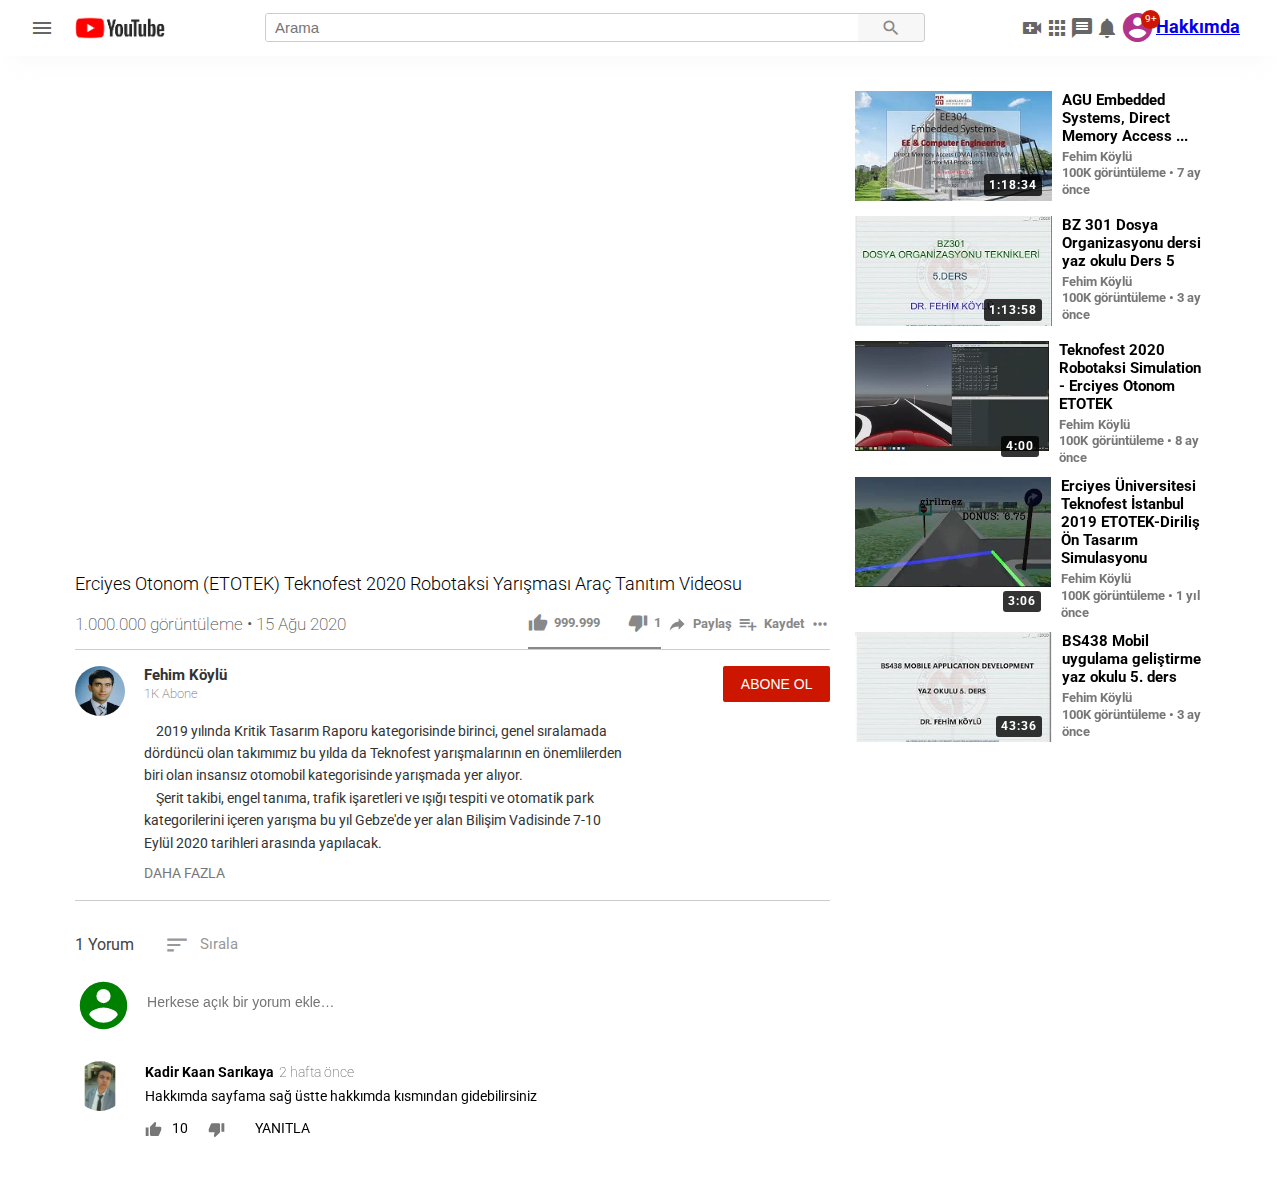
<file: index.html>
<!DOCTYPE html>
<html lang="tr">

<head>
  <meta charset="UTF-8" />
  <meta name="viewport" content="width=device-width, initial-scale=1.0" />
  <meta http-equiv="X-UA-Compatible" content="ie=edge" />
  <title>
    Web Programlama Ödev 
  </title>
  <link rel="icon" href="https://s.ytimg.com/yts/img/favicon_32-vflOogEID.png" />
  <link href="https://fonts.googleapis.com/css?family=Roboto|Roboto+Mono&display=swap" rel="stylesheet" />
  <link href="https://fonts.googleapis.com/icon?family=Material+Icons" rel="stylesheet" />
  <link rel="stylesheet" href="styles.css" />
</head>

<body>
  <nav class="nav">
    <div class="menu">
      <i class="material-icons">menu</i>
      <img class="youlogo" src="./assets/youlogo.png" />
    </div>
    <div class="searchbar">
      <input type="text" name="search" id="search" placeholder="Arama" />
      <div class="search-btn">
        <i class="material-icons search-icon">search</i>
      </div>
    </div>
    <div class="feature-icons">
      <i class="material-icons">video_call</i>
      <i class="material-icons">apps</i>
      <i class="material-icons">message</i>
      <i class="material-icons">notifications</i>
      <span class="bell-icon-badge">9+</span>
      <i class="material-icons account-icon">account_circle</i>
      <a class="cv" href="./cv.html">Hakkımda</a>
    </div>
  </nav>
  <main>
    <section class="player">
      <div class="youtube-player">
      <iframe width="100%" height="470" src="https://www.youtube.com/embed/kHk7dMr_kck" frameborder="0"
        allow="accelerometer; autoplay; encrypted-media; gyroscope; picture-in-picture" allowfullscreen></iframe>
        </div>
      <div class="video-info">
        <h1 class="title">
          Erciyes Otonom (ETOTEK) Teknofest 2020 Robotaksi Yarışması Araç Tanıtım Videosu
        </h1>
        <div class="video-toolbar">
          <span class="video-views">
            1.000.000 görüntüleme • 15 Ağu 2020
          </span>
          <span class="right-menu">
            <div class="thumb-wrapper">
              <a class="thumb-up-btn">
                <i class="material-icons">thumb_up</i>
                <span class="thumbs-count">999.999</span>
              </a>

              <a class="thumb-down-btn">
                <i class="material-icons">thumb_down</i>
                <span class="thumbs-count">1</span>
              </a>
            </div>

            <a class="share-btn">
              <i class="material-icons">reply</i>
              <span>Paylaş</span>
            </a>

            <a class="save-btn">
              <i class="material-icons">playlist_add</i>
              <span>Kaydet</span>
            </a>
            <a class="options-btn">
              <i class="material-icons">more_horiz</i>
            </a>
          </span>
        </div>
      </div>

      <section class="channel-info">
        <div class="avatar">
          <div></div>
        </div>
        <div class="description">
          <h2>Fehim Köylü</h2>
          <h3>1K Abone</h3>
          
          <p>&nbsp;&nbsp;&nbsp;&nbsp;2019 yılında Kritik Tasarım Raporu kategorisinde birinci, 
            genel sıralamada dördüncü olan takımımız bu yılda da Teknofest yarışmalarının en önemlilerden biri 
            olan insansız otomobil kategorisinde yarışmada yer alıyor.</p>

           <p> &nbsp;&nbsp;&nbsp;&nbsp;Şerit takibi, engel tanıma, trafik işaretleri ve ışığı tespiti ve otomatik park kategorilerini 
             içeren yarışma bu yıl Gebze'de yer alan Bilişim Vadisinde 7-10 Eylül 2020 tarihleri arasında yapılacak.</p>
          <p class="show-more">Daha Fazla</p>
        </div>
        <div class="subscribe">
          <button> ABONE OL </button>
        </div>
      </section>

      <section class="comments">
        <div class="comment-toolbar">
          <div class="comment-count">
            <span>1</span>
            <span>Yorum</span>
          </div>
          <div class="comment-count">
            <i class="material-icons">sort</i>
            <span>Sırala</span>
          </div>
        </div>
        <div class="add-comment">
          <i class="material-icons account-icon">account_circle</i>
          <input type="text" placeholder="Herkese açık bir yorum ekle…">
        </div>

    
        <div class="comment">
          <div class="comment-avatar">
            <img
              src="assets/comment1.png"
              alt="comment-avatar">
          </div>
          <div class="comment-info">
            <h3>Kadir Kaan Sarıkaya<span>2 hafta önce</span></h3>
            <p>Hakkımda sayfama sağ üstte hakkımda kısmından gidebilirsiniz </p>
            <div>
              <a class="thumb-up-btn">
                <i class="material-icons">thumb_up</i>
                <span class="thumbs-count">10</span>
              </a>
              <a class="thumb-up-btn">
                <i class="material-icons">thumb_down</i>
                <span class="thumbs-count"></span>
              </a>
              <a>YANITLA</a>
            </div>
          </div>
        </div>
      </section>



    </section>

    <section class="sidebar">
      <div class="suggested-video">
        <div class="thumbnail">
          <img src="./assets/thumb (1).jpg" alt="cabin" />
          <span>1:18:34</span>
        </div>
        <div class="thumbnail-info">
          <h2>AGU Embedded Systems, Direct Memory Access ...</h2>
          <div class="channel">Fehim Köylü</div>
          <div class="views">100K görüntüleme • 7 ay önce</div>
        </div>
      </div>
      <div class="suggested-video">
        <div class="thumbnail">
          <img src="./assets/thumb (2).jpg" alt="cabin" />
          <span>1:13:58</span>
        </div>
        <div class="thumbnail-info">
          <h2>BZ 301 Dosya Organizasyonu dersi yaz okulu Ders 5</h2>
          <div class="channel">Fehim Köylü</div>
          <div class="views">100K görüntüleme • 3 ay önce</div>
        </div>
      </div>
      <div class="suggested-video">
        <div class="thumbnail">
          <img src="./assets/thumb (3).jpg" alt="cabin" />
          <span>4:00</span>
        </div>
        <div class="thumbnail-info">
          <h2>Teknofest 2020 Robotaksi Simulation - Erciyes Otonom ETOTEK</h2>
          <div class="channel">Fehim Köylü</div>
          <div class="views">100K görüntüleme • 8 ay önce</div>
        </div>
      </div>
      <div class="suggested-video">
        <div class="thumbnail">
          <img src="./assets/thumb (4).jpg" alt="cabin" />
          <span>3:06</span>
        </div>
        <div class="thumbnail-info">
          <h2>Erciyes Üniversitesi Teknofest İstanbul 2019 ETOTEK-Diriliş Ön Tasarım Simulasyonu</h2>
          <div class="channel">Fehim Köylü</div>
          <div class="views">100K görüntüleme • 1 yıl önce</div>
        </div>
      </div>
      <div class="suggested-video">
        <div class="thumbnail">
          <img src="./assets/thumb (5).jpg" alt="cabin" />
          <span>43:36</span>
        </div>
        <div class="thumbnail-info">
          <h2>BS438 Mobil uygulama geliştirme yaz okulu 5. ders</h2>
          <div class="channel">Fehim Köylü</div>
          <div class="views">100K görüntüleme • 3 ay önce</div>
        </div>
      </div>
    </section>



  </main>

</body>

</html>
</file>
<file: styles.css>
* {
  box-sizing: border-box;
  margin: 0;
  padding: 0;
}

html {
  font-size: 10px;
}

body {
  font-family: "Roboto", sans-serif;
  font-weight: normal;
  line-height: 1.7;
}

/**** NABVAR ****/



.nav {
  align-items: center;
  box-shadow: 0px 10px 24px -12px rgba(242, 241, 239, 0.7);
  display: flex;
  justify-content: space-between;
}

/* END */

/* CV link */
.cv{
  font-weight: bold;
  font-size: large;
}

/* END */

/* Menu */

.menu {
  align-items: center;
  display: flex;
  justify-content: space-between;
  margin-left: 3rem;
  width: 14rem;
}

.youlogo {
  width: 10rem;
}

/* END */

/* Search Bar */

.searchbar {
  align-items: center;
  background-color: #f7f7f7;
  border-radius: 0.3rem;
  border: 1px solid #ccc;
  display: flex;
  overflow: hidden;
  width: 66rem;
}

.searchbar input {
  border-right: 1px solid #ccc;
  border: none;
  font-size: 1.5rem;
  outline: none;
  padding: 0.5rem 0.9rem;
  width: 90%;
}

.searchbar input::placeholder {
  font-size: 1.5rem;
}

.searchbar .search-btn {
  align-items: stretch;
  display: flex;
  justify-content: center;
  width: 10%;
}

.searchbar .search-icon {
  color: #888;
  font-size: 2rem;
}

/* END */

/* Feature Icons */

.material-icons {
  color: #666;
  font-size: 2.4rem;
}

.feature-icons {
  align-items: center;
  display: flex;
  justify-content: space-between;
  margin-right: 4rem;
  position: relative;
  width: 22rem;
}

.feature-icons .account-icon {
  color: #b1348a;
  font-size: 3.5rem;
}

.bell-icon-badge {
  background-color: rgb(204, 22, 0);
  border-radius: 50%;
  color: #fff;
  display: inline-block;
  height: 19px;
  position: absolute;
  right: 80px;
  text-align: center;
  top: 0;
  width: 19px;
}

/* END */

/* Main contents */

main {
  display: flex;
  padding: 2.5rem 7.5rem;
}

.player {
  display: block;
  margin-right: 2.5rem;
  width: 67%;
}

.video-info {
  border-bottom: 1px solid #ccc;
  margin-top: 1.3rem;
}

.video-info .title {
  font-size: 1.8rem;
  font-weight: 300;
}

.sidebar {
  width: 31%;
}

.video-toolbar {
  align-items: center;
  display: flex;
  justify-content: space-between;
}

.video-views {
  color: #555;
  font-size: 1.7rem;
  font-weight: 200;
}

.right-menu {
  align-items: center;
  display: flex;
  justify-content: space-between;
  width: 40%;
}

.right-menu .material-icons,
.right-menu span {
  color: #888;
  font-size: 2rem;
}

.right-menu .share-btn .material-icons {
  transform: scale(-1, 1);
}

.right-menu a span {
  font-size: 1.3rem;
  font-weight: bold;
  margin-left: 0.6rem;
}

.thumb-wrapper,
.share-btn,
.save-btn,
.options-btn {
  align-items: center;
  display: flex;
  justify-content: center;
}

.thumb-wrapper {
  border-bottom: 2px solid #888;
  padding: 1.3rem 0;
}

.thumb-up-btn,
.thumb-down-btn {
  align-items: center;
  display: flex;
  justify-content: space-between;
  margin-right: 1.4rem;
}

.thumb-down-btn {
  margin-left: 1.4rem;
  margin-right: 0;
}

/* SIDE BAR */

.suggested-video {
  display: flex;
  margin: 1rem 0;
}

.suggested-video .thumbnail {
  margin-right: 1rem;
  position: relative;
}

.suggested-video .thumbnail span {
  background-color: rgba(0, 0, 0, 0.8);
  border-radius: 3px;
  bottom: 1rem;
  color: white;
  display: inline-block;
  font-family: inherit;
  font-size: 1.2rem;
  font-weight: bold;
  letter-spacing: 0.1rem;
  padding: 0.05rem 0.5rem;
  position: absolute;
  right: 1rem;
}

.suggested-video .thumbnail-info {
  flex-basis: 54%;
}

.suggested-video .thumbnail img {
  height: 11rem;
}

.suggested-video .thumbnail-info h2 {
  margin-bottom: 0.4rem;
}

.suggested-video h2 {
  line-height: 1.2;
}

.suggested-video .channel,
.suggested-video .views {
  color: #777;
  font-size: 1.3rem;
  font-weight: bold;
  letter-spacing: 0.001rem;
  line-height: 1.3;
}

/* END */

/* Chanel Info */

.channel-info {
  border-bottom: 1px solid #ccc;
  display: flex;
  padding: 1.6rem 0;
}

.channel-info .avatar {
  flex-basis: 10%;
}

.channel-info .description {
  flex-basis: 70%;
}

.channel-info .subscribe {
  align-self: flex-start;
  display: flex;
  flex-basis: 30%;
  justify-content: flex-end;
}

.channel-info .subscribe button {
  background-color: rgb(204, 22, 0);
  border-radius: 2px;
  border: none;
  color: white;
  font-size: 1.4rem;
  padding: 1rem 1.8rem;
  text-transform: uppercase;
}

.channel-info .subscribe button span {
  display: inline-block;
  margin-left: 0.3rem;
}

.description h2,
.description h3 {
  color: #333;
  line-height: 1.3;
}

.description h3 {
  color: #777;
  font-size: 1.3rem;
  font-weight: 200;
  margin-bottom: 1.7rem;
}

.description p {
  color: #333;
  font-size: 1.4rem;
  line-height: 1.6;
}

.description .show-more {
  color: #777;
  cursor: pointer;
  margin-top: 0.8rem;
  text-transform: uppercase;
}

.avatar div {
  background-color: red;
  background-image: url("assets/profile.jpg");
  background-position: center;
  background-repeat: no-repeat;
  background-size: cover;
  border-radius: 50%;
  height: 5rem;
  width: 5rem;
}

.material-icons:hover,
button:hover,
img:hover {
  cursor: pointer;
}

/* END */

/* Comments */

.comments {
  margin-top: 3rem;
}

.comment-toolbar {
  align-items: center;
  display: flex;
}

.comment-toolbar div:nth-child(1) {
  color: #444;
  font-size: 1.6rem;
  margin-right: 3rem;
}

.comment-toolbar div:nth-child(2) {
  align-items: center;
  color: #999;
  display: flex;
  font-size: 1.5rem;
}

.comment-toolbar .material-icons {
  color: #999;
  font-size: 2.6rem;
  margin-right: 1rem;
}

.add-comment {
  align-items: baseline;
  display: flex;
  margin-top: 1.8rem;
}

.add-comment .account-icon {
  color: green;
  font-size: 5.7rem;
}

.add-comment input {
  border-bottom: 0.5px solid #ccc;
  border: none;
  color: #aaa;
  font-size: 1.4rem;
  margin-left: 2%;
  outline: none;
  padding: 1rem 0;
  transform: translateY(-75%);
  width: 90.7%;
}

.comment {
  display: flex;
  font-size: 1.4rem;
  margin: 1.4rem 0;
}
.comment-info {
  margin-left: 2rem;
}

.comment-info > * {
  margin-bottom: 0.1rem;
}

.comment-info div {
  margin-top: 0.8rem;
}

.comment-info h3 {
  font-size: 1.4rem;
}

.comment-info h3 span {
  color: #777;
  font-weight: 200;
  margin-left: 0.5rem;
}

.comment-info div {
  display: flex;
}

.comment-avatar img {
  background-color: red;
  border-radius: 50%;
  height: 5rem;
  width: 5rem;
}

.comment-info .material-icons {
  color: #777;
  font-size: 1.7rem;
  margin-right: 1rem;
}

.comment-info div a {
  margin-right: 2rem;
}
/* END */
</file>
